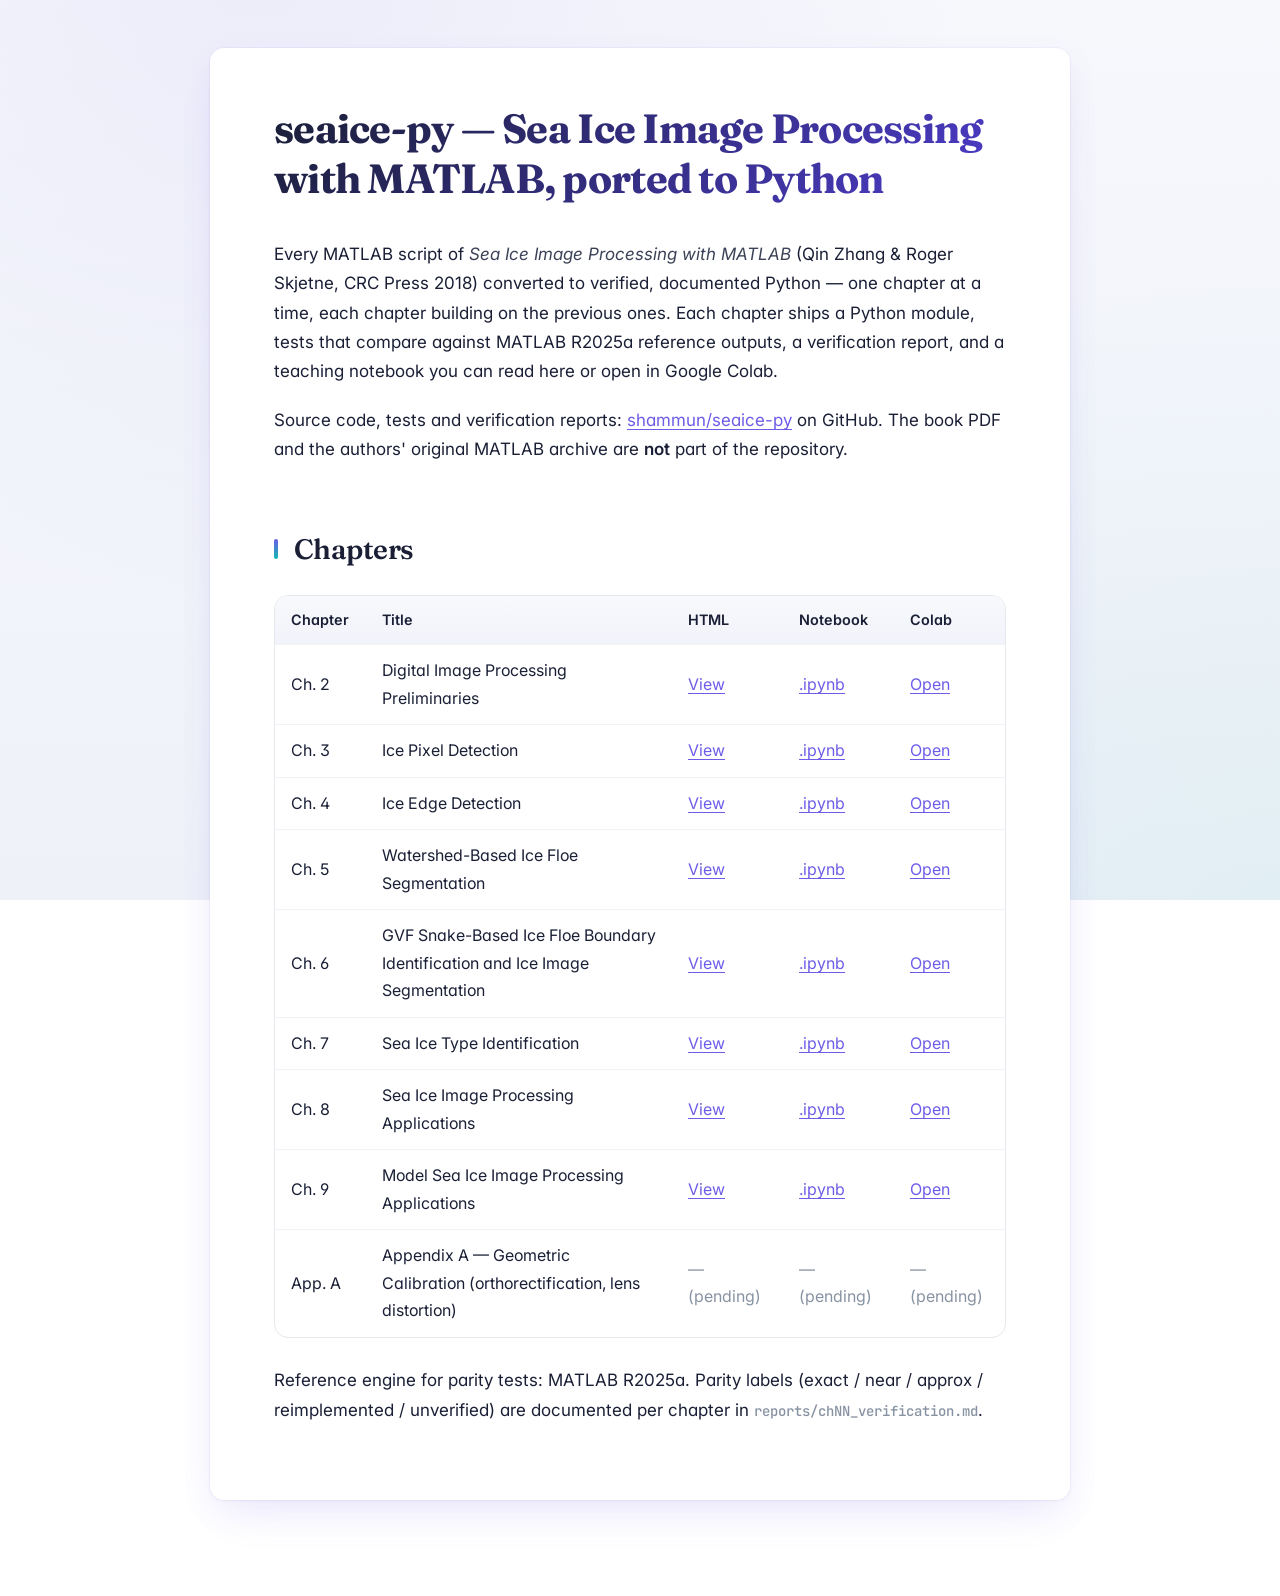
<file: index.html>
<!DOCTYPE html>
<html lang="en">
<head>
<meta charset="utf-8"/>
<meta content="width=device-width, initial-scale=1.0" name="viewport"/>
<link rel="stylesheet" href="assets/clean-educational.css?v=1789116392">
<title>seaice-py</title>
<style>.ce-pending { color: var(--ce-text-faint); } table { width: 100%; }</style>
</head>
<body>
<div class="ce-container">
<h1>seaice-py — Sea Ice Image Processing with MATLAB, ported to Python</h1>
<p>Every MATLAB script of <em>Sea Ice Image Processing with MATLAB</em> (Qin Zhang &amp; Roger Skjetne, CRC Press 2018) converted to verified, documented Python — one chapter at a time, each chapter building on the previous ones. Each chapter ships a Python module, tests that compare against MATLAB R2025a reference outputs, a verification report, and a teaching notebook you can read here or open in Google Colab.</p>
<p>Source code, tests and verification reports: <a href="https://github.com/shammun/seaice-py">shammun/seaice-py</a> on GitHub.
The book PDF and the authors' original MATLAB archive are <strong>not</strong> part of the repository.</p>
<h2>Chapters</h2>
<table>
<thead><tr><th>Chapter</th><th>Title</th><th>HTML</th><th>Notebook</th><th>Colab</th></tr></thead>
<tbody>
<tr><td>Ch. 2</td><td>Digital Image Processing Preliminaries</td><td><a href="notebooks/ch02_preliminaries.html">View</a></td><td><a href="notebooks/ch02_preliminaries.ipynb">.ipynb</a></td><td><a href="https://colab.research.google.com/github/shammun/seaice-py/blob/main/notebooks/ch02_preliminaries_colab.ipynb" target="_blank" rel="noopener">Open</a></td></tr>
<tr><td>Ch. 3</td><td>Ice Pixel Detection</td><td><a href="notebooks/ch03_ice_pixel_detection.html">View</a></td><td><a href="notebooks/ch03_ice_pixel_detection.ipynb">.ipynb</a></td><td><a href="https://colab.research.google.com/github/shammun/seaice-py/blob/main/notebooks/ch03_ice_pixel_detection_colab.ipynb" target="_blank" rel="noopener">Open</a></td></tr>
<tr><td>Ch. 4</td><td>Ice Edge Detection</td><td><a href="notebooks/ch04_ice_edge_detection.html">View</a></td><td><a href="notebooks/ch04_ice_edge_detection.ipynb">.ipynb</a></td><td><a href="https://colab.research.google.com/github/shammun/seaice-py/blob/main/notebooks/ch04_ice_edge_detection_colab.ipynb" target="_blank" rel="noopener">Open</a></td></tr>
<tr><td>Ch. 5</td><td>Watershed-Based Ice Floe Segmentation</td><td><a href="notebooks/ch05_watershed_segmentation.html">View</a></td><td><a href="notebooks/ch05_watershed_segmentation.ipynb">.ipynb</a></td><td><a href="https://colab.research.google.com/github/shammun/seaice-py/blob/main/notebooks/ch05_watershed_segmentation_colab.ipynb" target="_blank" rel="noopener">Open</a></td></tr>
<tr><td>Ch. 6</td><td>GVF Snake-Based Ice Floe Boundary Identification and Ice Image Segmentation</td><td><a href="notebooks/ch06_gvf_snake.html">View</a></td><td><a href="notebooks/ch06_gvf_snake.ipynb">.ipynb</a></td><td><a href="https://colab.research.google.com/github/shammun/seaice-py/blob/main/notebooks/ch06_gvf_snake_colab.ipynb" target="_blank" rel="noopener">Open</a></td></tr>
<tr><td>Ch. 7</td><td>Sea Ice Type Identification</td><td><a href="notebooks/ch07_ice_type_identification.html">View</a></td><td><a href="notebooks/ch07_ice_type_identification.ipynb">.ipynb</a></td><td><a href="https://colab.research.google.com/github/shammun/seaice-py/blob/main/notebooks/ch07_ice_type_identification_colab.ipynb" target="_blank" rel="noopener">Open</a></td></tr>
<tr><td>Ch. 8</td><td>Sea Ice Image Processing Applications</td><td><a href="notebooks/ch08_image_processing_applications.html">View</a></td><td><a href="notebooks/ch08_image_processing_applications.ipynb">.ipynb</a></td><td><a href="https://colab.research.google.com/github/shammun/seaice-py/blob/main/notebooks/ch08_image_processing_applications_colab.ipynb" target="_blank" rel="noopener">Open</a></td></tr>
<tr><td>Ch. 9</td><td>Model Sea Ice Image Processing Applications</td><td><a href="notebooks/ch09_model_sea_ice_applications.html">View</a></td><td><a href="notebooks/ch09_model_sea_ice_applications.ipynb">.ipynb</a></td><td><a href="https://colab.research.google.com/github/shammun/seaice-py/blob/main/notebooks/ch09_model_sea_ice_applications_colab.ipynb" target="_blank" rel="noopener">Open</a></td></tr>
<tr><td>App. A</td><td>Appendix A — Geometric Calibration (orthorectification, lens distortion)</td><td><span class="ce-pending">— (pending)</span></td><td><span class="ce-pending">— (pending)</span></td><td><span class="ce-pending">— (pending)</span></td></tr>
</tbody>
</table>
<p class="ce-source">Reference engine for parity tests: MATLAB R2025a. Parity labels (exact / near / approx /
reimplemented / unverified) are documented per chapter in <code>reports/chNN_verification.md</code>.</p>
</div>
</body>
</html>
</file>
<file: assets/clean-educational.css>
/* ============================================================
   Clean Educational Theme — shared by Shammunul's fast.ai notes and seaice-py
   Editorial typography (Fraunces + Inter + JetBrains Mono),
   soft gradient page, layered shadows, accented headings,
   distinct input/output cells.
   ============================================================ */

@import url('https://fonts.googleapis.com/css2?family=Fraunces:opsz,wght@9..144,500;9..144,600;9..144,700&family=Inter:wght@400;500;600;700&family=JetBrains+Mono:wght@400;500&display=swap');

:root {
  /* Backgrounds */
  --ce-bg-top: #f7f8fc;
  --ce-bg-bot: #eef1f8;
  --ce-card: #ffffff;

  /* Text */
  --ce-text: #1a1f36;
  --ce-text-soft: #3c4257;
  --ce-text-muted: #697386;
  --ce-text-faint: #8792a2;

  /* Lines */
  --ce-border: #e6e8ee;
  --ce-border-soft: #f0f2f6;

  /* Layered shadow — gives the card real depth */
  --ce-shadow:
    0 0 0 1px rgba(108, 92, 231, 0.05),
    0 1px 3px rgba(15, 23, 42, 0.04),
    0 12px 32px rgba(108, 92, 231, 0.07),
    0 24px 48px -16px rgba(108, 92, 231, 0.09);

  /* Accents */
  --ce-purple: #6c5ce7;
  --ce-purple-dark: #4f3dd0;
  --ce-purple-soft: #f3f1fd;
  --ce-orange: #ff8a3c;
  --ce-teal: #0fb9b1;
  --ce-rose: #ec4899;
  --ce-amber: #f59e0b;

  /* Typography */
  --ce-font-body: "Inter", -apple-system, BlinkMacSystemFont, "Segoe UI", Roboto, sans-serif;
  --ce-font-heading: "Fraunces", Georgia, "Times New Roman", serif;
  --ce-font-mono: "JetBrains Mono", "Fira Code", Consolas, Monaco, monospace;

  /* Shapes */
  --ce-radius: 14px;
  --ce-radius-sm: 6px;
}

* { box-sizing: border-box; }
html { scroll-behavior: smooth; }

::selection {
  background: rgba(108, 92, 231, 0.18);
  color: var(--ce-text);
}

body {
  margin: 0;
  padding: 48px 16px 96px;
  background:
    radial-gradient(ellipse at 20% -10%, rgba(108, 92, 231, 0.08) 0%, transparent 50%),
    radial-gradient(ellipse at 100% 100%, rgba(15, 185, 177, 0.06) 0%, transparent 50%),
    linear-gradient(180deg, var(--ce-bg-top) 0%, var(--ce-bg-bot) 100%);
  background-attachment: fixed;
  color: var(--ce-text);
  font-family: var(--ce-font-body);
  font-size: 17px;
  line-height: 1.72;
  font-feature-settings: "ss01", "cv11", "kern";
  -webkit-font-smoothing: antialiased;
  -moz-osx-font-smoothing: grayscale;
}

.ce-container, .ce-post {
  max-width: 860px;
  margin: 0 auto;
  background: var(--ce-card);
  border-radius: var(--ce-radius);
  box-shadow: var(--ce-shadow);
  padding: 56px 64px;
}

/* ---------- Headings ---------- */
h1, h2, h3, h4, h5, h6 {
  font-family: var(--ce-font-heading);
  font-weight: 600;
  letter-spacing: -0.018em;
  line-height: 1.22;
  color: var(--ce-text);
  margin: 2em 0 0.5em;
}

h1 {
  font-size: 2.4em;
  font-weight: 700;
  margin-top: 0;
  padding-bottom: 0.4em;
  border-bottom: none;
  background: linear-gradient(135deg, #1a1f36 0%, #4f3dd0 100%);
  -webkit-background-clip: text;
  -webkit-text-fill-color: transparent;
  background-clip: text;
}

h2 {
  font-size: 1.65em;
  position: relative;
  padding-left: 20px;
  margin-top: 2.4em;
}
h2::before {
  content: "";
  position: absolute;
  left: 0;
  top: 0.25em;
  bottom: 0.25em;
  width: 4px;
  border-radius: 2px;
  background: linear-gradient(180deg, var(--ce-purple) 0%, var(--ce-teal) 100%);
}

h3 {
  font-size: 1.28em;
  color: var(--ce-purple-dark);
}

h4 { font-size: 1.08em; color: var(--ce-text-soft); }

/* ---------- Body text ---------- */
p { margin: 0 0 1.15em 0; }

strong { color: var(--ce-text); font-weight: 600; }
em     { color: var(--ce-text-soft); }

/* ---------- Inline code ---------- */
code {
  font-family: var(--ce-font-mono);
  font-size: 0.88em;
  background: var(--ce-purple-soft);
  color: var(--ce-purple-dark);
  padding: 2px 7px;
  border-radius: 5px;
  font-weight: 500;
  border: 1px solid rgba(108, 92, 231, 0.12);
}

/* Inline code inside headings — must reset the H1 gradient text-fill,
   otherwise the <code> inherits -webkit-text-fill-color: transparent
   and disappears. Also scale down a touch and de-emphasize the chip. */
h1 code, h2 code, h3 code, h4 code, h5 code, h6 code {
  -webkit-text-fill-color: initial;
  background-clip: border-box;
  -webkit-background-clip: border-box;
  background: rgba(108, 92, 231, 0.10);
  color: var(--ce-purple-dark);
  border: 1px solid rgba(108, 92, 231, 0.18);
  font-size: 0.82em;
  font-weight: 600;
  padding: 1px 7px;
  vertical-align: 0.04em;
}

/* ---------- Code blocks ---------- */
pre {
  background: #f9fafb;
  color: #1a1f36;
  padding: 20px 24px;
  border-radius: var(--ce-radius);
  border: 1px solid var(--ce-border);
  box-shadow: 0 1px 2px rgba(15, 23, 42, 0.02);
  overflow-x: auto;
  font-family: var(--ce-font-mono);
  font-size: 13.5px;
  line-height: 1.7;
  font-feature-settings: "calt", "liga";
}
pre code {
  background: transparent;
  color: inherit;
  padding: 0;
  border: none;
  font-weight: 400;
}

/* Pygments syntax highlighting — readable on the light pre bg */
.highlight, .highlight pre { background: #f9fafb; color: #1a1f36; }
.highlight .c, .highlight .c1, .highlight .cm, .highlight .cp,
.highlight .cpf, .highlight .ch, .highlight .cs { color: #8792a2; font-style: italic; }   /* comments */
.highlight .k, .highlight .kc, .highlight .kd, .highlight .kn,
.highlight .kp, .highlight .kr, .highlight .kt { color: #d63384; font-weight: 600; }      /* keywords */
.highlight .s, .highlight .s1, .highlight .s2, .highlight .sa, .highlight .sb,
.highlight .sc, .highlight .sd, .highlight .se, .highlight .sh, .highlight .si,
.highlight .sx, .highlight .sr, .highlight .ss, .highlight .dl { color: #0f766e; }        /* strings */
.highlight .m, .highlight .mi, .highlight .mf, .highlight .mh, .highlight .mo,
.highlight .il { color: #1d4ed8; }                                                         /* numbers */
.highlight .nf, .highlight .nc { color: #6c5ce7; font-weight: 600; }                       /* functions / classes */
.highlight .nb, .highlight .bp { color: #7c3aed; }                                         /* builtins */
.highlight .nn { color: #1a1f36; }                                                         /* namespaces */
.highlight .nd { color: #d97706; }                                                         /* decorators */
.highlight .o, .highlight .ow { color: #be185d; }                                          /* operators */
.highlight .p { color: #475569; }                                                          /* punctuation */
.highlight .err { color: #dc2626; background: transparent; }

/* ---------- Links ---------- */
a {
  color: var(--ce-purple);
  text-decoration: none;
  background-image: linear-gradient(currentColor, currentColor);
  background-repeat: no-repeat;
  background-size: 100% 1px;
  background-position: 0 100%;
  transition: color 0.18s, background-size 0.25s ease;
  border-bottom: none;
}
a:hover {
  color: var(--ce-purple-dark);
  background-size: 100% 2px;
}

/* ---------- Tables ---------- */
table {
  border-collapse: separate;
  border-spacing: 0;
  width: 100%;
  margin: 1.8em 0;
  font-size: 0.94em;
  border: 1px solid var(--ce-border);
  border-radius: var(--ce-radius);
  overflow: hidden;
}
thead { background: linear-gradient(180deg, #f8f9fc 0%, #f1f3fa 100%); }
th, td {
  padding: 12px 16px;
  text-align: left;
  border-bottom: 1px solid var(--ce-border-soft);
}
th {
  font-family: var(--ce-font-body);
  font-weight: 600;
  color: var(--ce-text);
  font-size: 0.9em;
  letter-spacing: 0.005em;
}
tbody tr { transition: background 0.15s; }
tbody tr:hover { background: rgba(108, 92, 231, 0.028); }
tbody tr:last-child td { border-bottom: none; }

/* ---------- Blockquotes ---------- */
blockquote {
  margin: 1.8em 0;
  padding: 18px 24px 18px 28px;
  border-left: 3px solid var(--ce-purple);
  background: linear-gradient(90deg, rgba(108, 92, 231, 0.07) 0%, rgba(108, 92, 231, 0) 100%);
  border-radius: 0 var(--ce-radius) var(--ce-radius) 0;
  color: var(--ce-text-soft);
  font-style: italic;
}
blockquote p:last-child { margin-bottom: 0; }

/* ---------- Lists ---------- */
ul, ol { margin: 0 0 1.2em 0; padding-left: 1.4em; }
li { margin-bottom: 0.5em; }
li::marker { color: var(--ce-purple); }

/* ---------- Images ---------- */
img {
  max-width: 100%;
  height: auto;
  border-radius: var(--ce-radius-sm);
  margin: 1em 0;
}

/* ---------- Horizontal rule ---------- */
hr {
  border: none;
  height: 1px;
  background: linear-gradient(90deg, transparent 0%, var(--ce-border) 20%, var(--ce-border) 80%, transparent 100%);
  margin: 2.8em 0;
}

/* ---------- Action bar (Download .ipynb / Open in Colab) ---------- */
.ce-actions {
  display: flex;
  flex-wrap: wrap;
  gap: 10px;
  margin: 0 0 28px 0;
  padding: 14px 16px;
  background: linear-gradient(135deg, rgba(108, 92, 231, 0.05) 0%, rgba(15, 185, 177, 0.04) 100%);
  border: 1px solid var(--ce-border-soft);
  border-radius: var(--ce-radius);
  align-items: center;
}
.ce-actions-label {
  font-size: 0.82em;
  color: var(--ce-text-muted);
  font-weight: 500;
  letter-spacing: 0.03em;
  text-transform: uppercase;
  margin-right: 4px;
}
.ce-action-btn {
  display: inline-flex;
  align-items: center;
  gap: 6px;
  padding: 7px 14px;
  background: var(--ce-card);
  color: var(--ce-text);
  border: 1px solid var(--ce-border);
  border-radius: 8px;
  font-size: 0.88em;
  font-weight: 500;
  font-family: var(--ce-font-body);
  text-decoration: none;
  transition: border-color 0.15s, box-shadow 0.15s, transform 0.08s, color 0.15s, filter 0.15s;
  box-shadow: 0 1px 2px rgba(15, 23, 42, 0.04);
}
.ce-action-btn:hover {
  border-color: var(--ce-purple);
  color: var(--ce-purple-dark);
  box-shadow: 0 2px 8px rgba(108, 92, 231, 0.12);
}
.ce-action-btn:active { transform: translateY(1px); }

/* Colab button — strong orange gradient with white text. The !important on
   the background shorthand defeats any later cascade noise from generic
   <a> rules; color is locked white in both states. */
.ce-action-btn.ce-action-colab,
.ce-action-btn.ce-action-colab:hover,
.ce-action-btn.ce-action-colab:visited {
  background: linear-gradient(135deg, #f9ab00 0%, #ff6f3c 100%) !important;
  color: #ffffff !important;
  border: 1px solid transparent !important;
  text-shadow: 0 1px 1px rgba(0, 0, 0, 0.12);
  font-weight: 600;
  box-shadow: 0 2px 8px rgba(255, 111, 60, 0.32);
}
.ce-action-btn.ce-action-colab:hover {
  filter: brightness(1.05);
  box-shadow: 0 4px 14px rgba(255, 111, 60, 0.45);
}
.ce-action-btn .ce-action-icon { font-size: 1.05em; line-height: 1; }

/* ---------- Breadcrumb header ---------- */
.ce-breadcrumb {
  display: flex;
  justify-content: space-between;
  align-items: center;
  padding-bottom: 20px;
  margin-bottom: 36px;
  border-bottom: 1px solid var(--ce-border-soft);
  font-size: 0.88em;
  color: var(--ce-text-muted);
  font-family: var(--ce-font-body);
}
.ce-breadcrumb a { font-weight: 500; color: var(--ce-text-muted); }
.ce-breadcrumb a:hover { color: var(--ce-purple); }
.ce-source code {
  font-size: 0.82em;
  background: transparent;
  color: var(--ce-text-faint);
  padding: 0;
  border: none;
}

/* ---------- Blog post specific ---------- */
.ce-post-header { margin-bottom: 44px; }
.ce-post-meta {
  color: var(--ce-text-muted);
  font-size: 0.9em;
  margin-bottom: 8px;
  letter-spacing: 0.04em;
  text-transform: uppercase;
  font-weight: 500;
}
.ce-post-subtitle {
  font-size: 1.18em;
  color: var(--ce-text-soft);
  font-style: italic;
  margin-top: -0.3em;
  font-family: var(--ce-font-heading);
  font-weight: 400;
}
.ce-section { margin: 44px 0; }

/* ---------- Interactive widgets ---------- */
.ce-interactive {
  margin: 32px 0;
  padding: 28px;
  background: linear-gradient(135deg, rgba(15, 185, 177, 0.05) 0%, rgba(108, 92, 231, 0.03) 100%);
  border: 1px solid rgba(15, 185, 177, 0.2);
  border-radius: var(--ce-radius);
}
.ce-interactive h3 { color: var(--ce-teal); margin-top: 0; }
.ce-interactive input[type="range"] { width: 100%; accent-color: var(--ce-purple); }
.ce-interactive button {
  background: var(--ce-purple);
  color: white;
  border: none;
  padding: 9px 18px;
  border-radius: 8px;
  font-family: var(--ce-font-body);
  font-weight: 500;
  cursor: pointer;
  transition: background 0.15s, transform 0.1s;
  box-shadow: 0 2px 6px rgba(108, 92, 231, 0.25);
}
.ce-interactive button:hover { background: var(--ce-purple-dark); }
.ce-interactive button:active { transform: translateY(1px); }

/* ---------- Callouts ---------- */
.ce-callout-input  { border-left-color: var(--ce-orange); background: rgba(255, 138, 60, 0.05); }
.ce-callout-output { border-left-color: var(--ce-teal);   background: rgba(15, 185, 177, 0.05); }

.ce-summary {
  background: linear-gradient(135deg, rgba(108, 92, 231, 0.06) 0%, rgba(108, 92, 231, 0.02) 100%);
  border: 1px solid rgba(108, 92, 231, 0.15);
  border-radius: var(--ce-radius);
  padding: 28px;
  margin-top: 44px;
}

.ce-post-footer {
  margin-top: 64px;
  padding-top: 24px;
  border-top: 1px solid var(--ce-border-soft);
  font-size: 0.9em;
  color: var(--ce-text-muted);
}

/* Per-interactive hint line above a widget */
.ce-interactive-hint {
  font-size: 0.92em;
  color: var(--ce-text-muted);
  margin-top: -4px;
  margin-bottom: 14px;
}

/* Source-notebooks footer block on blog posts */
.ce-source-notebooks {
  margin-top: 56px;
  padding: 24px 28px;
  background: linear-gradient(135deg, rgba(108, 92, 231, 0.04) 0%, rgba(15, 185, 177, 0.03) 100%);
  border: 1px solid var(--ce-border-soft);
  border-radius: var(--ce-radius);
}
.ce-source-notebooks h3 {
  margin-top: 0;
  font-size: 1.05em;
  color: var(--ce-text-soft);
  letter-spacing: 0.02em;
  text-transform: uppercase;
  font-family: var(--ce-font-body);
  font-weight: 600;
}
.ce-source-notebooks ul { margin: 8px 0 0; padding-left: 1.2em; }
.ce-source-notebooks li { margin-bottom: 6px; }

/* ---------- Jupyter cell remnants ---------- */
.jp-Cell, .jp-Notebook { background: transparent !important; }
.jp-Cell { margin: 1.4em 0 !important; }

.jp-InputArea-editor, .jp-OutputArea-output { font-family: var(--ce-font-mono); }
.jp-RenderedHTMLCommon { font-family: var(--ce-font-body); }

.jp-CodeMirrorEditor {
  background: #f9fafb !important;
  border-radius: var(--ce-radius) !important;
}
.jp-InputArea-editor { border: none !important; box-shadow: none !important; }

/* Prompts (In [ ]: / Out [ ]:) — quieter, monospace, slightly faded */
.jp-InputPrompt, .jp-OutputPrompt {
  color: var(--ce-text-faint) !important;
  font-family: var(--ce-font-mono) !important;
  font-size: 0.78em !important;
  font-weight: 500;
  padding-top: 6px !important;
}
.jp-InputPrompt  { color: var(--ce-purple) !important; opacity: 0.55; }
.jp-OutputPrompt { color: var(--ce-teal)   !important; opacity: 0.65; }

/* Output area — cream/amber tint so input vs output is unmistakable */
.jp-OutputArea-output {
  background: transparent !important;
}
.jp-OutputArea-output pre {
  background: #fffbeb !important;
  border: 1px solid #fde68a !important;
  color: #422006 !important;
  font-size: 13px;
}
.jp-RenderedImage img,
.jp-OutputArea-output img {
  background: white;
  padding: 8px;
  border-radius: var(--ce-radius-sm);
  box-shadow: 0 1px 3px rgba(15, 23, 42, 0.06);
}

/* Anchor links beside headings — show on hover */
.anchor-link {
  opacity: 0;
  margin-left: 0.5em;
  font-size: 0.7em;
  transition: opacity 0.2s;
  color: var(--ce-text-faint) !important;
  background: none !important;
  border: none !important;
}
h1:hover .anchor-link,
h2:hover .anchor-link,
h3:hover .anchor-link,
h4:hover .anchor-link { opacity: 1; }

/* MathJax */
.MathJax { font-size: 1.02em !important; }

/* ---------- Mobile ---------- */
@media (max-width: 700px) {
  body { padding: 24px 8px 48px; font-size: 16px; line-height: 1.65; }
  .ce-container, .ce-post { padding: 32px 22px; border-radius: 10px; }
  h1 { font-size: 1.9em; }
  h2 { font-size: 1.4em; padding-left: 14px; }
  h2::before { width: 3px; }
  h3 { font-size: 1.15em; }
  pre { padding: 14px 16px; font-size: 12.5px; }
  .ce-breadcrumb { flex-direction: column; align-items: flex-start; gap: 4px; }
}

/* === interactive blocks: prevent horizontal overflow + full-bleed variant === */
body { overflow-x: hidden; }
/* Widen an interactive beyond the text column without ever exceeding the
   viewport. The block's parent (<main>) is centred in the viewport, so
   left:50% + translateX(-50%) centres the block on screen. width is capped at
   1320px and never larger than the viewport (minus gutters) -> no horizontal
   scrollbar, no edge clipping. */
.ce-interactive.ce-fullbleed {
  position: relative;
  left: 50%;
  transform: translateX(-50%);
  width: min(1320px, calc(100vw - 32px));
  max-width: none;
}
/* Markdown cells: lay the input area out as a normal block, not a CSS table.
   The original conversion sometimes left a cell's rendered markdown OUTSIDE its
   RenderedHTMLCommon container, as a direct child of the display:table input
   area -> it got squished into a narrow anonymous table-cell (tall empty-looking
   gap). Block layout makes that content flow full-width. Code cells keep their
   table layout so the In[ ]: prompt stays aligned with the code. */
.jp-MarkdownCell .jp-InputArea { display: block; }
</file>
